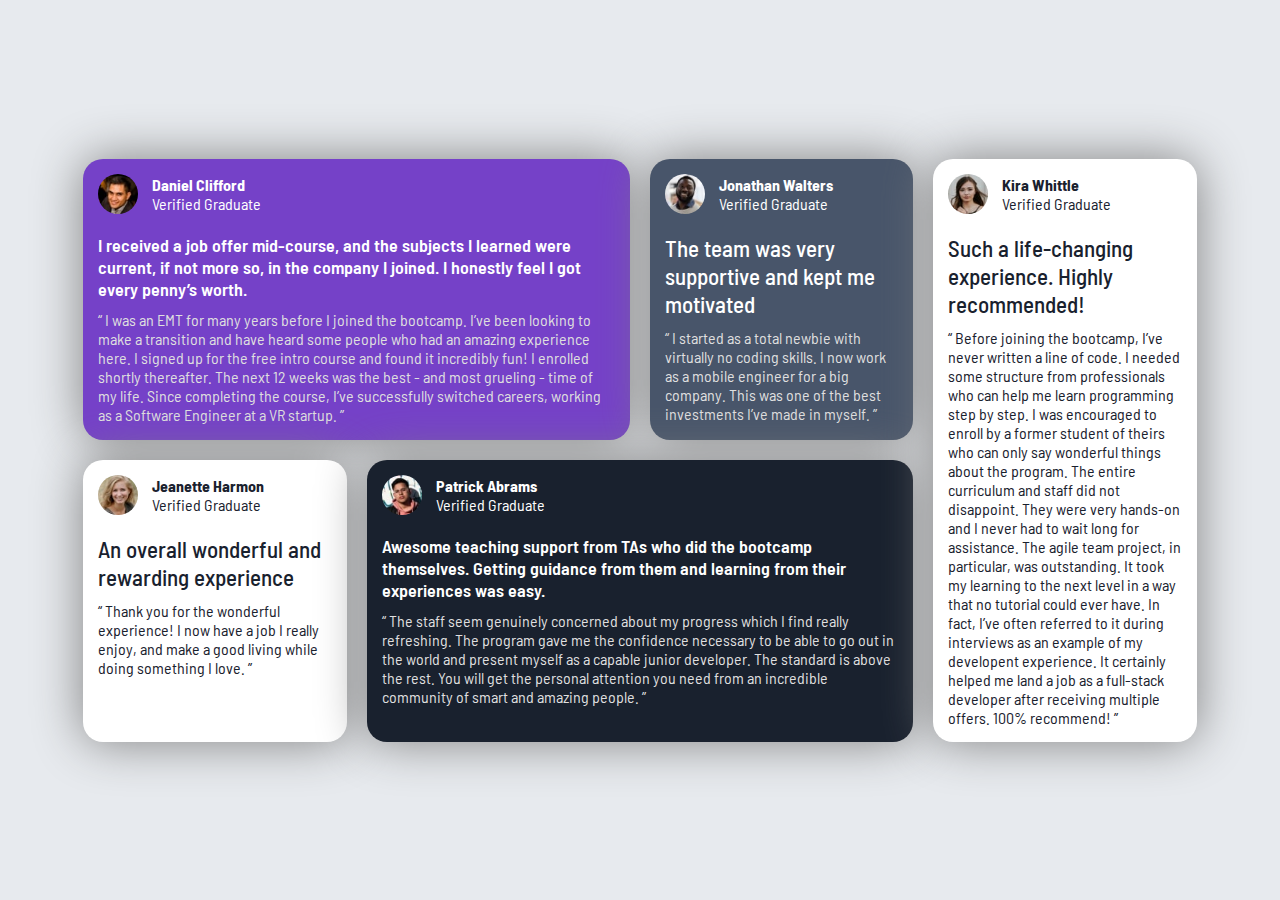
<file: index.html>
<!DOCTYPE html>
<html lang="en">
<head>
    <meta charset="UTF-8">
    <meta name="viewport" content="width=device-width, initial-scale=1.0">
    <title>Frontend Mentor | Testimonials grid section</title>
    <link rel="stylesheet" href="style.css">
    <link rel="icon" href="images/favicon-32x32.png">
</head>
<body>
    <div class="container">
        <div class="main">
            <div class="content1 content">
                <div class="info">
                    <div class="img-text">
                        <div class="img">
                            <img src="images/image-daniel.jpg" alt="">
                        </div>
                        <div class="text">
                            <h4>Daniel Clifford</h4>
                            <p>Verified Graduate</p>
                        </div>
                    </div>
                    <div class="text-p">
                        <p>
                            I received a job offer mid-course, and the subjects I learned were current, if not more so, 
                            in the company I joined. I honestly feel I got every penny’s worth.
                        </p>
                        <p>
                            “ I was an EMT for many years before I joined the bootcamp. I’ve been looking to make a 
                            transition and have heard some people who had an amazing experience here. I signed up 
                            for the free intro course and found it incredibly fun! I enrolled shortly thereafter. 
                            The next 12 weeks was the best - and most grueling - time of my life. Since completing 
                            the course, I’ve successfully switched careers, working as a Software Engineer at a VR startup. ”
                        </p>
                    </div>
                </div>
            </div>
            <div class="content2 content">
                <div class="info">
                    <div class="img-text">
                        <div class="img">
                            <img src="images/image-jonathan.jpg" alt="">
                        </div>
                        <div class="text">
                            <h4>Jonathan Walters</h4>
                            <p>Verified Graduate</p>
                        </div>
                    </div>
                    <div class="text-p">
                        <p>
                            The team was very supportive and kept me motivated
                        </p>
                        <p>
                            “ I started as a total newbie with virtually no coding skills. I now work as a mobile engineer 
                            for a big company. This was one of the best investments I’ve made in myself. ”
                        </p>
                    </div>
                </div>
            </div>
            <div class="content3 content">
                <div class="info">
                    <div class="img-text">
                        <div class="img">
                            <img src="images/image-jeanette.jpg" alt="">
                        </div>
                        <div class="text">
                            <h4>Jeanette Harmon</h4>
                            <p>Verified Graduate</p>
                        </div>
                    </div>
                    <div class="text-p">
                        <p>
                            An overall wonderful and rewarding experience
                        </p>
                        <p>
                            “ Thank you for the wonderful experience! I now have a job I really enjoy, and make a good living 
                            while doing something I love. ”
                        </p>
                    </div>
                </div>
            </div>
            <div class="content4 content">
                <div class="info">
                    <div class="img-text">
                        <div class="img">
                            <img src="images/image-patrick.jpg" alt="">
                        </div>
                        <div class="text">
                            <h4>Patrick Abrams</h4>
                            <p>Verified Graduate</p>
                        </div>
                    </div>
                    <div class="text-p">
                        <p>
                            Awesome teaching support from TAs who did the bootcamp themselves. Getting guidance from them and 
                            learning from their experiences was easy.
                        </p>
                        <p>
                            “ The staff seem genuinely concerned about my progress which I find really refreshing. The program 
                            gave me the confidence necessary to be able to go out in the world and present myself as a capable 
                            junior developer. The standard is above the rest. You will get the personal attention you need from 
                            an incredible community of smart and amazing people. ”
                        </p>
                    </div>
                </div>
            </div>
            <div class="content5 content">
                <div class="info">
                    <div class="img-text">
                        <div class="img">
                            <img src="images/image-kira.jpg" alt="">
                        </div>
                        <div class="text">
                            <h4>Kira Whittle</h4>
                            <p>Verified Graduate</p>
                        </div>
                    </div>
                    <div class="text-p">
                        <p>
                            Such a life-changing experience. Highly recommended!
                        </p>
                        <p>
                            “ Before joining the bootcamp, I’ve never written a line of code. I needed some structure from 
                            professionals who can help me learn programming step by step. I was encouraged to enroll by a former 
                            student of theirs who can only say wonderful things about the program. The entire curriculum and staff 
                            did not disappoint. They were very hands-on and I never had to wait long for assistance. The agile team 
                            project, in particular, was outstanding. It took my learning to the next level in a way that no tutorial 
                            could ever have. In fact, I’ve often referred to it during interviews as an example of my developent 
                            experience. It certainly helped me land a job as a full-stack developer after receiving multiple offers. 
                            100% recommend! ”
                        </p>
                    </div>
                </div>
            </div>
        </div>
    </div>
</body>
</html>
</file>
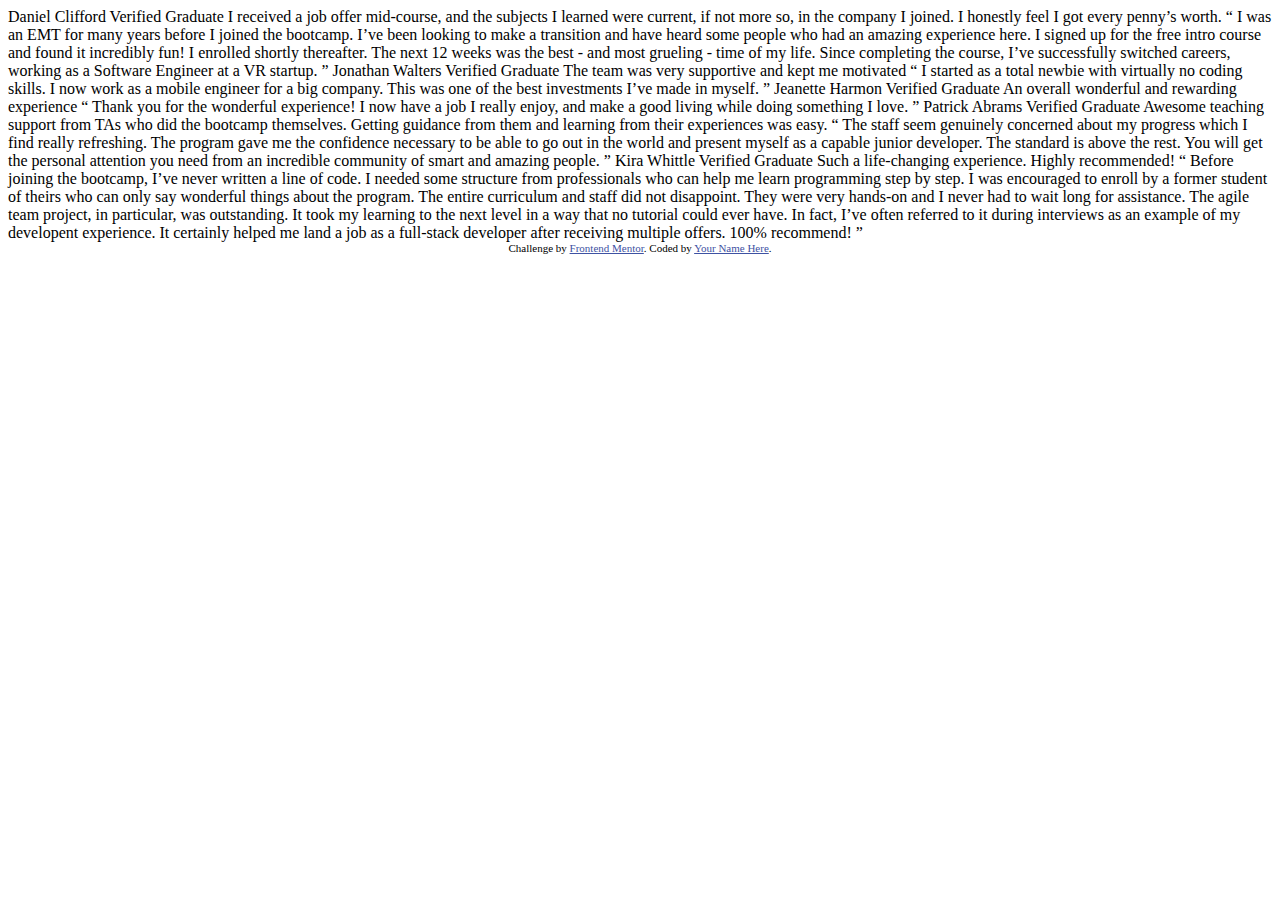
<file: giud.html>
<!DOCTYPE html>
  <html lang="en">
  <head>
    <meta charset="UTF-8">
    <meta name="viewport" content="width=device-width, initial-scale=1.0"> <!-- displays site properly based on user's device -->

    <link rel="icon" type="image/png" sizes="32x32" href="./images/favicon-32x32.png">
    
    <title>Frontend Mentor | [Challenge Name Here]</title>

    <!-- Feel free to remove these styles or customise in your own stylesheet 👍 -->
    <style>
      .attribution { font-size: 11px; text-align: center; }
      .attribution a { color: hsl(228, 45%, 44%); }
    </style>
  </head>
  <body>
    Daniel Clifford
    Verified Graduate

    I received a job offer mid-course, and the subjects I learned were current, if not more so, 
    in the company I joined. I honestly feel I got every penny’s worth.

    “ I was an EMT for many years before I joined the bootcamp. I’ve been looking to make a 
    transition and have heard some people who had an amazing experience here. I signed up 
    for the free intro course and found it incredibly fun! I enrolled shortly thereafter. 
    The next 12 weeks was the best - and most grueling - time of my life. Since completing 
    the course, I’ve successfully switched careers, working as a Software Engineer at a VR startup. ”

    Jonathan Walters
    Verified Graduate

    The team was very supportive and kept me motivated

    “ I started as a total newbie with virtually no coding skills. I now work as a mobile engineer 
    for a big company. This was one of the best investments I’ve made in myself. ”

    Jeanette Harmon
    Verified Graduate

    An overall wonderful and rewarding experience

    “ Thank you for the wonderful experience! I now have a job I really enjoy, and make a good living 
    while doing something I love. ”

    Patrick Abrams
    Verified Graduate

    Awesome teaching support from TAs who did the bootcamp themselves. Getting guidance from them and 
    learning from their experiences was easy.

    “ The staff seem genuinely concerned about my progress which I find really refreshing. The program 
    gave me the confidence necessary to be able to go out in the world and present myself as a capable 
    junior developer. The standard is above the rest. You will get the personal attention you need from 
    an incredible community of smart and amazing people. ”

    Kira Whittle
    Verified Graduate

    Such a life-changing experience. Highly recommended!

    “ Before joining the bootcamp, I’ve never written a line of code. I needed some structure from 
    professionals who can help me learn programming step by step. I was encouraged to enroll by a former 
    student of theirs who can only say wonderful things about the program. The entire curriculum and staff 
    did not disappoint. They were very hands-on and I never had to wait long for assistance. The agile team 
    project, in particular, was outstanding. It took my learning to the next level in a way that no tutorial 
    could ever have. In fact, I’ve often referred to it during interviews as an example of my developent 
    experience. It certainly helped me land a job as a full-stack developer after receiving multiple offers. 
    100% recommend! ”
    
    <div class="attribution">
      Challenge by <a href="https://www.frontendmentor.io?ref=challenge" target="_blank">Frontend Mentor</a>. 
      Coded by <a href="#">Your Name Here</a>.
    </div>
  </body>
  </html>
</file>
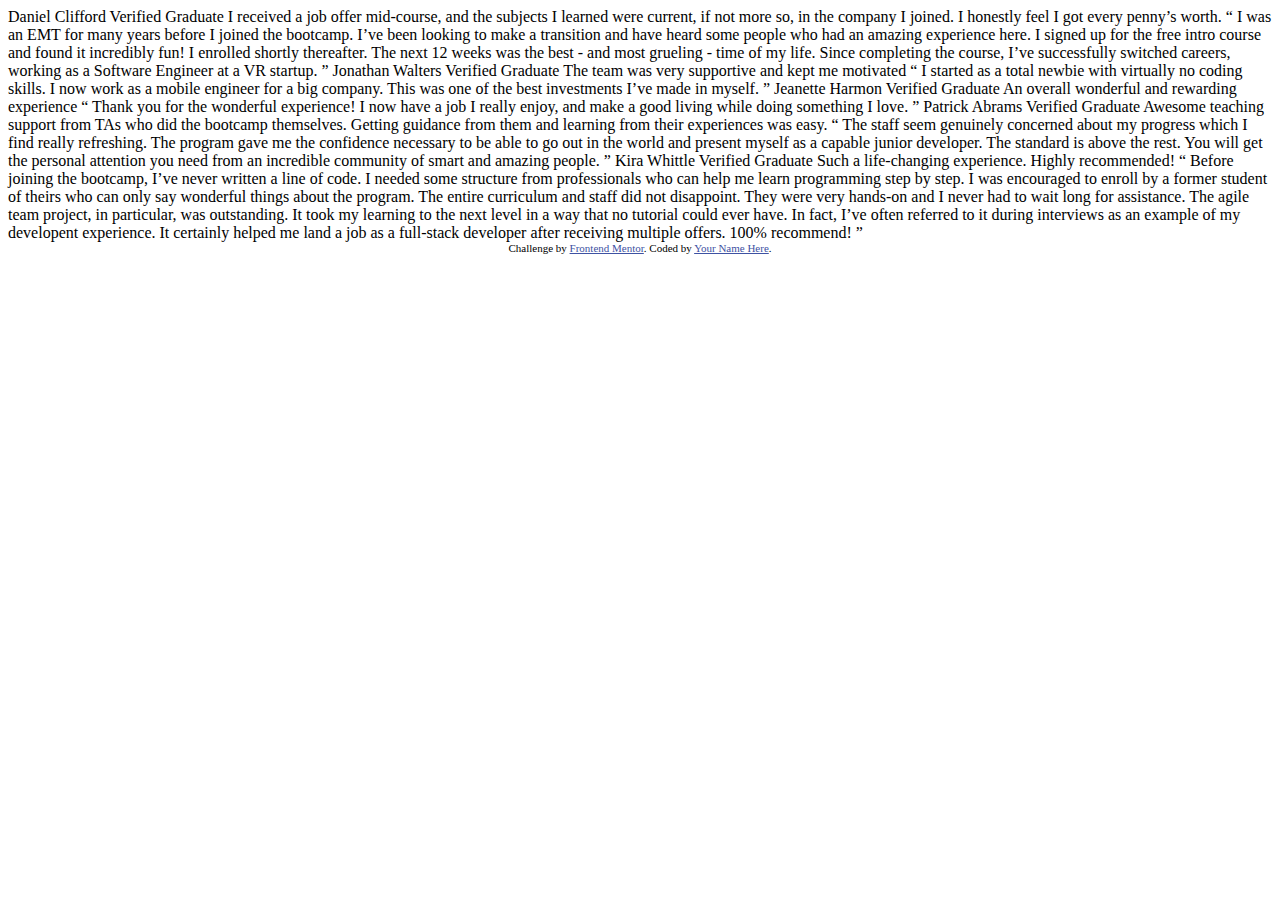
<file: testimonials-grid-section-main/testimonials-grid-section-main/giud.html>
<!DOCTYPE html>
<html lang="en">
<head>
  <meta charset="UTF-8">
  <meta name="viewport" content="width=device-width, initial-scale=1.0"> <!-- displays site properly based on user's device -->

  <link rel="icon" type="image/png" sizes="32x32" href="./images/favicon-32x32.png">
  
  <title>Frontend Mentor | [Challenge Name Here]</title>

  <!-- Feel free to remove these styles or customise in your own stylesheet 👍 -->
  <style>
    .attribution { font-size: 11px; text-align: center; }
    .attribution a { color: hsl(228, 45%, 44%); }
  </style>
</head>
<body>
  Daniel Clifford
  Verified Graduate

  I received a job offer mid-course, and the subjects I learned were current, if not more so, 
  in the company I joined. I honestly feel I got every penny’s worth.

  “ I was an EMT for many years before I joined the bootcamp. I’ve been looking to make a 
  transition and have heard some people who had an amazing experience here. I signed up 
  for the free intro course and found it incredibly fun! I enrolled shortly thereafter. 
  The next 12 weeks was the best - and most grueling - time of my life. Since completing 
  the course, I’ve successfully switched careers, working as a Software Engineer at a VR startup. ”

  Jonathan Walters
  Verified Graduate

  The team was very supportive and kept me motivated

  “ I started as a total newbie with virtually no coding skills. I now work as a mobile engineer 
  for a big company. This was one of the best investments I’ve made in myself. ”

  Jeanette Harmon
  Verified Graduate

  An overall wonderful and rewarding experience

  “ Thank you for the wonderful experience! I now have a job I really enjoy, and make a good living 
  while doing something I love. ”

  Patrick Abrams
  Verified Graduate

  Awesome teaching support from TAs who did the bootcamp themselves. Getting guidance from them and 
  learning from their experiences was easy.

  “ The staff seem genuinely concerned about my progress which I find really refreshing. The program 
  gave me the confidence necessary to be able to go out in the world and present myself as a capable 
  junior developer. The standard is above the rest. You will get the personal attention you need from 
  an incredible community of smart and amazing people. ”

  Kira Whittle
  Verified Graduate

  Such a life-changing experience. Highly recommended!

  “ Before joining the bootcamp, I’ve never written a line of code. I needed some structure from 
  professionals who can help me learn programming step by step. I was encouraged to enroll by a former 
  student of theirs who can only say wonderful things about the program. The entire curriculum and staff 
  did not disappoint. They were very hands-on and I never had to wait long for assistance. The agile team 
  project, in particular, was outstanding. It took my learning to the next level in a way that no tutorial 
  could ever have. In fact, I’ve often referred to it during interviews as an example of my developent 
  experience. It certainly helped me land a job as a full-stack developer after receiving multiple offers. 
  100% recommend! ”
  
  <div class="attribution">
    Challenge by <a href="https://www.frontendmentor.io?ref=challenge" target="_blank">Frontend Mentor</a>. 
    Coded by <a href="#">Your Name Here</a>.
  </div>
</body>
</html>
</file>
<file: style.css>
@import url('https://fonts.googleapis.com/css2?family=Barlow+Semi+Condensed:ital,wght@0,100;0,200;0,300;0,400;0,500;0,600;0,700;0,800;0,900;1,100;1,200;1,300;1,400;1,500;1,600;1,700;1,800;1,900&display=swap');

*{
    padding: 0;
    margin: 0;
    box-sizing: border-box;
    text-decoration: none;
    font-family: "Barlow Semi Condensed", sans-serif;
}

body{
    background-color: hsl(214, 17%, 92%);
}

.container{
    display: flex;
    justify-content: center;
    align-items: center;
    min-height: 100vh;
    padding: 30px 0 ;
}

.main{
    display: grid;
    grid-template-columns: repeat(4, 1fr);
    grid-template-rows: 1fr 1fr;
    width: 80%;
    grid-gap: 20px;
    grid-template-areas: 
    "content1 content1 content2 content5"
    "content3 content4 content4 content5"
    ;
}

.content1{
    grid-area: content1;
    background: hsl(263, 55%, 52%);
}
.content2{
    grid-area: content2;
    background: hsl(217, 19%, 35%);
}
.content3{
    grid-area: content3;
    background: hsl(0, 0%, 100%);
}
.content4{
    grid-area: content4;
    background: hsl(219, 29%, 14%);
}
.content5{
    grid-area: content5;
    background: hsl(0, 0%, 100%);
}

.content{
    padding: 15px;
    border-radius: 20px;
    box-shadow: 0 0 50px gray;
}

.img{
    width: 40px;
    height: 40px;
    border-radius: 50%;
    overflow: hidden;
}

img{
    width: 40px;
}

.img-text{
    display: flex;
    align-items: center;
    gap: 14px;
    color: #fff;
}

.content5,.content3 .img-text{
    color: hsl(219, 29%, 14%);
}

.info{
    display: flex;
    flex-direction: column;
    gap: 20px;
}

.text-p P:first-child{
    font-weight: 600;
    font-size: 18px;
    color: #fff;
    padding-bottom: 10px;
}

.content5 .text-p p:first-child{
    color: hsl(219, 29%, 14%);
    font-size: 23px;
    font-weight: 500;
}
.content3 .text-p p:first-child{
    color: hsl(219, 29%, 14%);
    font-size: 23px;
    font-weight: 500;
}

.content2 .text-p p:first-child{
    color: hsl(0, 0%, 100%);
    font-size: 23px;
    font-weight: 500;
}

.text-p P:nth-child(2){
    color: #dfdfdf;
}

.content3 .text-p p:nth-child(2){
    color: hsl(219, 29%, 14%);
}

.content5 .text-p p:nth-child(2){
    color: hsl(219, 29%, 14%);
}

.content5 .text{
    color: hsl(219, 29%, 14%);
}

@media (max-width:1300px){
    .main{
        width: 87%;
    }


}

@media (max-width:1150px){
    .main{
        width: 93%;
    }
}

@media (max-width:1050px){
    .main{
        display: grid;
        grid-template-columns: 1fr 1fr;
        grid-template-rows: 1fr 1fr 1fr;
        grid-template-areas:
        "content1 content2"
        "content3 content4"
        "content5 content5"
        
        
        ;
    }

    
}

@media (max-width:615px){
    .main{
        display: grid;
        grid-template-columns: 1fr;
        grid-template-rows: 5fr;
        grid-template-areas: 
        "content1"
        "content2"
        "content3"
        "content4"
        "content5"
        
        ;
        width: 100%;
        margin: 40px;
    }

    .container{
        height: auto;
    }
}
</file>
